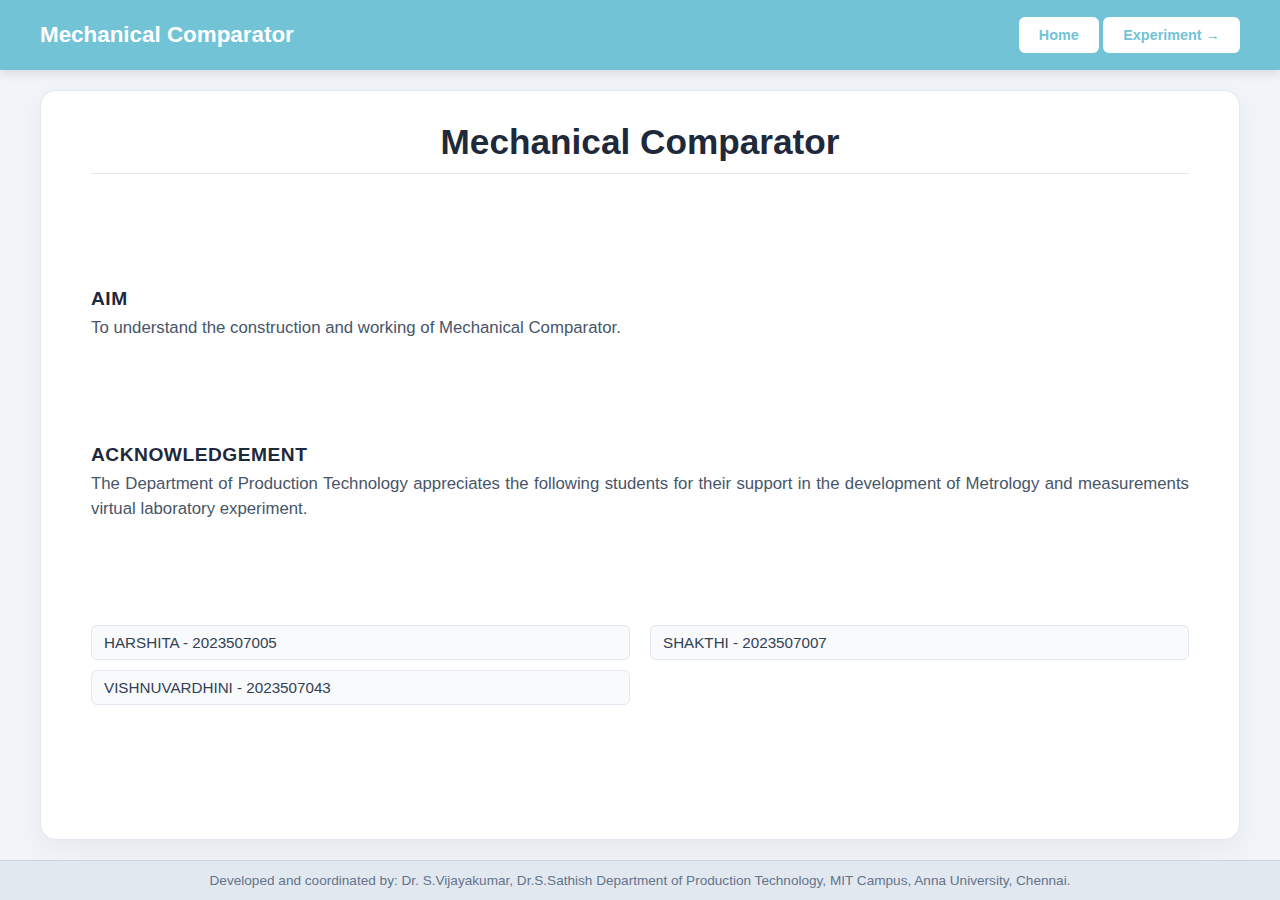
<file: index.html>
<!DOCTYPE html>
<html lang="en">

<head>
    <meta charset="UTF-8">
    <meta name="viewport" content="width=device-width, initial-scale=1.0">
    <title>Micrometer Lab</title>
    <link rel="icon" href="./favicon.ico" />
    <link rel="stylesheet" href="./intro.css">
</head>

<body>

    <header class="intro-header">
        <div id="top-bar-title" class="header-title">Loading...</div>

        <div class="header-actions">
            <button class="header-btn home-btn" onclick="window.location.href='../home/'">Home</button>

            <button id="action-btn" class="header-btn">Loading...</button>
        </div>
    </header>

    <main class="content-wrapper">
        <div class="info-card">
            <h1 id="main-title">Loading...</h1>
            <hr class="divider">
            <div id="main-desc" class="card-body">Loading...</div>
        </div>
    </main>

    <footer id="intro-footer" class="intro-footer"></footer>

    <script type="module" src="./js/intro.js"></script>
</body>

</html>
</file>
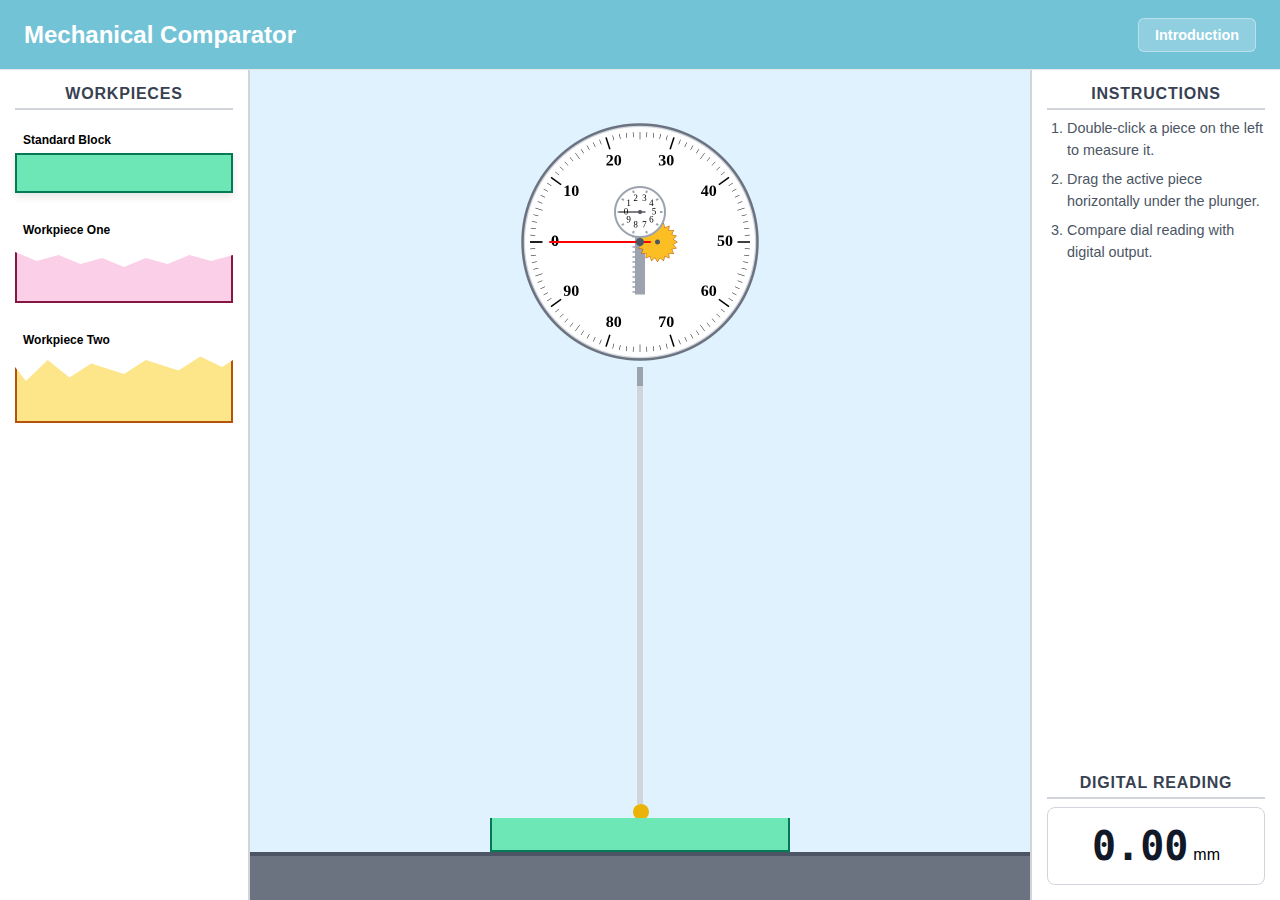
<file: lab.html>
<!DOCTYPE html>
<html lang="en">

<head>
    <meta charset="UTF-8">
    <meta name="viewport" content="width=device-width, initial-scale=0.5">
    <title>Mechanical Comparator</title>
    <link rel="icon" href="./favicon.ico" />
    <link rel="stylesheet" href="./lab.css">
</head>

<body class="app-body">

    <header class="main-header">
        <h1 class="header-title">Mechanical Comparator</h1>
        <a href="./index.html" class="home-btn">Introduction</a>
    </header>

    <main id="mainArea">

        <div id="workbench">
            <p class="panel-title">Workpieces</p>

            <div class="workpiece-wrapper">
                <span class="workpiece-label">Standard Block</span>
                <div id="zeroBlock" class="workpiece" data-nominal-height="4" data-type="zero" data-bg="#6EE7B7"
                    data-border="#047857" data-clip="none">
                </div>
            </div>

            <div class="workpiece-wrapper">
                <span class="workpiece-label">Workpiece One</span>
                <div id="irregularBlock10" class="workpiece" data-nominal-height="4.1" data-type="irregular10"
                    data-bg="#FBCFE8" data-border="#831843"
                    data-clip="polygon(0% 100%, 100% 100%, 100% 20%, 90% 30%, 80% 20%, 70% 35%, 60% 25%, 50% 40%, 40% 25%, 30% 35%, 20% 20%, 10% 30%, 0% 15%)">
                </div>
            </div>

            <div class="workpiece-wrapper">
                <span class="workpiece-label">Workpiece Two</span>
                <div id="irregularBlock20" class="workpiece" data-nominal-height="4.15" data-type="irregular20"
                    data-bg="#FDE68A" data-border="#B45309"
                    data-clip="polygon(0% 100%, 100% 100%, 100% 10%, 95% 20%, 85% 5%, 75% 25%, 60% 10%, 50% 30%, 35% 15%, 25% 35%, 15% 10%, 5% 40%, 0% 20%)">
                </div>
            </div>
        </div>

        <div class="measurement-area">

            <div id="gaugeAssembly">
                <canvas id="dialCanvas" width="500" height="500"></canvas>
                <div id="plunger">
                    <div id="plungerMount"></div>
                    <div id="plungerShaft"></div>
                    <div id="plungerTip"></div>
                </div>
            </div>

            <div id="activeWorkpieceContainer"></div>
            <div id="base"></div>
        </div>

        <div id="infoPanel">
            <div class="instructions-box">
                <p class="panel-title">Instructions</p>
                <ol class="instruction-list">
                    <li>Double-click a piece on the left to measure it.</li>
                    <li>Drag the active piece horizontally under the plunger.</li>
                    <li>Compare dial reading with digital output.</li>
                </ol>
            </div>

            <div class="reading-box">
                <p class="panel-title">Digital Reading</p>
                <div class="display-container">
                    <span id="measurementDisplay">0.00</span>
                    <span class="unit-label">mm</span>
                </div>
            </div>
        </div>

    </main>

    <script src="./lab.js"></script>
</body>

</html>
</file>
<file: intro.css>
/* Reset & Fonts */
* { box-sizing: border-box; margin: 0; padding: 0; }

body {
    font-family: -apple-system, BlinkMacSystemFont, "Segoe UI", Roboto, Helvetica, Arial, sans-serif;
    background-color: #f1f5f9;
    color: #333;
    
    /* Lock screen height - NO SCROLLING */
    height: 100vh;
    overflow: hidden;
    
    /* Layout: Header -> Content -> Footer */
    display: flex;
    flex-direction: column;
}

/* --- Header --- */
.intro-header {
    background-color: #73c3d7;
    color: white;
    height: 70px; /* Slightly reduced height */
    display: flex;
    justify-content: space-between;
    align-items: center;
    padding: 0 40px;
    box-shadow: 0 4px 10px rgba(0,0,0,0.1);
    flex-shrink: 0; 
    z-index: 100;
}

.header-title { font-size: 1.4rem; font-weight: 700; }

.header-btn {
    background-color: white;
    color: #73c3d7;
    border: none;
    padding: 10px 20px;
    font-size: 0.9rem;
    font-weight: 700;
    border-radius: 6px;
    cursor: pointer;
    transition: transform 0.2s;
}
.header-btn:hover { background-color: #f8fafc; transform: translateY(-2px); }

/* --- Main Wrapper --- */
.content-wrapper {
    flex: 1; /* Takes all available space */
    display: flex;
    justify-content: center;
    align-items: center;
    padding: 20px 40px; /* Space around the white card */
}

/* --- The White Card --- */
.info-card {
    background: white;
    width: 100%;
    max-width: 1200px;
    height: 100%; /* Stretches to fill wrapper */
    
    /* Flex Column to spread content vertically */
    display: flex;
    flex-direction: column;
    justify-content: space-between; 
    
    padding: 30px 50px;
    border-radius: 16px;
    box-shadow: 0 10px 30px rgba(0,0,0,0.05);
    border: 1px solid #e2e8f0;
    text-align: center;
}

.info-card h1 {
    color: #1e293b;
    font-size: 2.2rem;
    font-weight: 800;
    margin: 0;
    line-height: 1.2;
}

.divider {
    border: 0;
    height: 1px;
    background: #e2e8f0;
    width: 100%;
    margin: 10px 0;
}

/* --- Card Body (Text Content) --- */
.card-body {
    flex-grow: 1; /* Fills remaining space inside card */
    display: flex;
    flex-direction: column;
    justify-content: space-evenly; /* Evenly spaces Aim, Ack, Students */
}

/* Typography for Sections */
.section-block {
    text-align: left;
}

.section-title {
    color: #1e293b;
    font-size: 1.2rem;
    margin: 0 0 5px 0; /* Tight spacing */
    font-weight: 700;
    text-transform: uppercase; /* Makes headings look cleaner */
    letter-spacing: 0.5px;
}

.section-text {
    text-align: justify;
    color: #475569;
    font-size: 1.05rem;
    line-height: 1.5;
    margin: 0;
}

/* --- Student Grid (2 Columns) --- */
.student-grid {
    display: grid;
    grid-template-columns: 1fr 1fr; /* 2 Equal Columns */
    gap: 10px 20px;
    list-style: none; /* No bullets */
    padding: 0;
    margin: 0;
}

.student-grid li {
    background-color: #f8fafc;
    padding: 8px 12px;
    border-radius: 6px;
    font-weight: 500;
    color: #334155;
    font-size: 0.95rem;
    border: 1px solid #e2e8f0;
}

/* --- Footer (Fixed) --- */
.intro-footer {
    background-color: #e2e8f0; /* Grey background */
    color: #64748b;
    text-align: center;
    padding: 12px;
    font-size: 0.85rem;
    border-top: 1px solid #cbd5e1;
    flex-shrink: 0; /* Ensures fixed height */
}
/* =========================================
   MOBILE RESPONSIVE STYLES (Max Width 768px)
   ========================================= */


@media (max-width: 768px) {
    body {
        height: 100dvh; /* Dynamic height: excludes browser URL bars */
        min-height: -webkit-fill-available; /* iOS fix */
    }

    /* 1. Header: Compact size */
    .intro-header {
        height: 60px;
        padding: 0 10px; 
    }

    .header-title {
        font-size: 1.2rem; 
        max-width: 40%; 
        white-space: nowrap;
        overflow: hidden;
        text-overflow: ellipsis;
    }

    /* 2. Buttons: Tiny and Compact */
    .header-actions { gap: 8px; }

     .header-btn {
        padding: 6px 10px; /* Very small padding */
        font-size: 0.75rem; /* Smaller font */
        border-radius: 4px; /* Tighter corners */
        height: auto; /* Ensure height fits content */
        line-height: 1; /* Prevent extra vertical space */
    }

    /* 3. Wrapper: Maximize screen usage */
    .content-wrapper {
        padding: 10px; /* Very minimal edge padding */
        overflow: hidden; /* Ensures the wrapper itself never scrolls */
    }

    /* 4. Info Card: Full Height & Flex Layout */
    .info-card {
        width: 100%;
        height: 100%; /* Force it to fill the screen */
        padding: 15px 15px 5px 15px; /* Tighter padding */
        border-radius: 8px;
        
        display: flex;
        flex-direction: column; /* Stack children */
    }

    .info-card h1 {
        font-size: 1.2rem; 
        margin-bottom: 5px;
        flex-shrink: 0; /* Stop title from squashing */
    }

    .divider {
        margin: 5px 0;
        flex-shrink: 0;
    }

    /* 5. Content Body: THE SCROLLABLE PART */
    /* Note: Use .description-area if using React, or .card-body if using HTML */
    .description-area, .card-body {
        flex-grow: 1;    /* Take all remaining vertical space */
        min-height: 0;   /* CRITICAL: Allows scrolling inside a flex item */
        overflow-y: auto; /* Enable internal scrolling */
        
        display: flex;
        flex-direction: column;
        justify-content: flex-start; /* Start from top */
        gap: 10px; /* Give sections breathing room */
        padding-right: 5px; 
        text-align: left;
    }

    /* Typography inside the card */
    .aim-section h3, .ack-section h3, .section-title {
        font-size: 1rem;
        margin-bottom: 5px;
        color: #1e293b /* distinct color for headings */
    }

    .aim-section p, .ack-section p, .section-text {
        font-size: 0.9rem; 
        line-height: 2;
        margin-bottom: 0; /* Let 'gap' handle spacing */
    }

    /* 6. Student Grid: Stack vertically */
    .student-list, .student-grid {
        grid-template-columns: 1fr; /* 1 Column */
        gap: 15px;
        padding-bottom: 10px; /* Space at the bottom of the scroll */
    }

    .student-list li, .student-grid li {
        padding: 8px 10px;
        font-size: 0.85rem;
    }

    /* 7. Footer: Tiny */
    .intro-footer {
        flex-shrink: 0; /* CRITICAL: Never let footer be pushed off */
        padding: 8px;
        font-size: 0.65rem;
        white-space: normal;
        line-height: 1.3;
        background-color: #e2e8f0;
        z-index: 10; /* Ensure it sits on top if overlapping happens */
    }
}
</file>
<file: lab.css>
/* --- Global Resets --- */
* { box-sizing: border-box; margin: 0; padding: 0; }
html, body { height: 100%; overflow: hidden; }
body { font-family: 'Inter', sans-serif; touch-action: none; }

/* --- Layout Wrappers --- */
.app-body {
    background-color: #ffffff;
    display: flex;
    flex-direction: column;
    height: 100vh;
}

/* --- Header --- */
.main-header {
    height: 70px;
    padding: 0 1.5rem; /* Horizontal padding */
    border-bottom: 1px solid #e5e7eb;
    background-color: #73c3d7;
    
    /* Flexbox Layout */
    display: flex; 
    align-items: center; 
    /* This pushes the Title to the left and Button to the right */
    justify-content: space-between; 
    z-index: 20;
}
.header-title {
    font-size: 1.5rem;
    color: #ffffff;
    font-weight: 700;
}

/* --- Home Button Style --- */
.home-btn {
    text-decoration: none;
    font-size: 0.9rem;
    font-weight: 600;
    color: #ffffff;
    background-color: rgba(255, 255, 255, 0.2); /* Semi-transparent white */
    padding: 8px 16px;
    border: 1px solid rgba(255, 255, 255, 0.4);
    border-radius: 6px;
    transition: all 0.2s ease-in-out;
}

.home-btn:hover {
    background-color: #ffffff;
    color: #0284c7; /* Darker blue text on hover */
    transform: translateY(-1px);
    box-shadow: 0 2px 4px rgba(0,0,0,0.1);
}

/* --- MAIN GRID LAYOUT --- */
#mainArea {
    /* Takes remaining height */
    flex: 1; 
    display: grid;
    /* Col 1 (250px) | Col 2 (Flexible) | Col 3 (250px) */
    grid-template-columns: 250px 1fr 250px; 
    grid-template-rows: 100%;
    overflow: hidden;
    position: relative;
}

/* --- COLUMN 1: Left Panel --- */
#workbench {
    background-color: #ffffff;
    border-right: 2px solid #D1D5DB;
    padding: 15px;
    overflow-y: auto;
    display: flex;
    flex-direction: column;
    gap: 20px;
    z-index: 20;
}

/* --- COLUMN 2: Center Simulation --- */
.measurement-area {
    position: relative; /* Anchor for absolute children (dial, base) */
    background-color: #E0F2FE;
    width: 100%;
    height: 100%;
    z-index: 1;
    overflow: hidden;
}

/* --- COLUMN 3: Right Panel --- */
#infoPanel {
    background-color: #ffffff;
    border-left: 2px solid #D1D5DB;
    padding: 15px;
    overflow-y: auto;
    display: flex;
    flex-direction: column;
    justify-content: space-between; /* Pushes reading to bottom */
    z-index: 20;
}

/* --- UI Elements Styling --- */
.panel-title {
    font-size: 1rem; font-weight: 700; color: #374151; text-align: center;
    margin-bottom: 0.5rem; text-transform: uppercase; letter-spacing: 0.05em;
    border-bottom: 2px solid #D1D5DB; padding-bottom: 5px;
}

/* Workpieces */
.workpiece-wrapper {
    position: relative; width: 100%; margin: 15px 0;
    display: flex; justify-content: center; flex-direction: column;
}
.workpiece {
    width: 100%; height: 70px; border: 2px solid;
    box-shadow: 0 4px 8px rgba(0,0,0,0.1); cursor: pointer;
    transition: transform 0.2s;
}
.workpiece:hover { transform: scale(1.02); }
.workpiece-label {
    position: absolute; top: -22px; left: 0; background: rgba(255,255,255,0.9);
    padding: 2px 8px; border-radius: 4px; font-size: 0.75rem; font-weight: 600;
}

/* Specific Blocks */
#zeroBlock { height: 40px; background: #6EE7B7; border-color: #047857; }
#irregularBlock10 {
    height: 60px; background: #FBCFE8; border-color: #831843;
    clip-path: polygon(0% 100%, 100% 100%, 100% 20%, 90% 30%, 80% 20%, 70% 35%, 60% 25%, 50% 40%, 40% 25%, 30% 35%, 20% 20%, 10% 30%, 0% 15%);
}
#irregularBlock20 {
    height: 70px; background: #FDE68A; border-color: #B45309;
    clip-path: polygon(0% 100%, 100% 100%, 100% 10%, 95% 20%, 85% 5%, 75% 25%, 60% 10%, 50% 30%, 35% 15%, 25% 35%, 15% 10%, 5% 40%, 0% 20%);
}

/* Right Panel Content */
.instruction-list { padding-left: 20px; font-size: 0.9rem; color: #4b5563; line-height: 1.5; }
.instruction-list li { margin-bottom: 8px; }
.display-container {
    background: #fff; padding: 15px; border-radius: 8px; border: 1px solid #d1d5db;
    display: flex; align-items: baseline; justify-content: center; gap: 5px;
}
#measurementDisplay { font-size: 2.5rem; font-weight: 700; font-family: monospace; color: #111827; }

/* --- SIMULATION OBJECTS (Absolute inside Center Col) --- */

/* 1. Gauge / Dial */
#gaugeAssembly {
    position: fixed;
    top: 117px; /* Push down from top */
    left: 50%;
    transform: translateX(-50%);
    width: 250px;
    z-index: 10;
    pointer-events: none;
    display: flex; flex-direction: column; align-items: center;
}
#gaugeAssembly canvas { width: 250px; height: 250px; }
#plunger { width: 15px; }
#plungerMount { width: 6px; height: 19px; margin:  auto; background: #9ca3af; }
#plungerShaft { width: 6px; margin: 0 auto; background: #d1d5db; }
#plungerTip { width: 1rem; height: 1rem; background: #eab308; border-radius: 50%; margin: 0 auto; }

/* 2. Active Workpiece (Draggable) */
#activeWorkpieceContainer {
    position: absolute; bottom: 48px; left: 50%;
    transform: translateX(-50%);
    width: 500px; height: 200px;
    pointer-events: none; z-index: 15;
}
#activeWorkpiece {
    position: absolute; top: 0; left: 0;
    width: 300px; cursor: grab; pointer-events: auto; z-index: 50;
    border: 2px solid; box-shadow: 0 4px 8px rgba(0,0,0,0.1);
    display: flex; justify-content: center;
    transition: left 0.4s ease-out, top 0.4s ease-out;
}
#activeWorkpiece:active { cursor: grabbing; }

/* 3. Base Surface */
#base {
    position: absolute; bottom: 0; width: 100%; height: 3rem;
    background: #6b7280; border-top: 4px solid #4b5563; z-index: 5;
}
</file>
